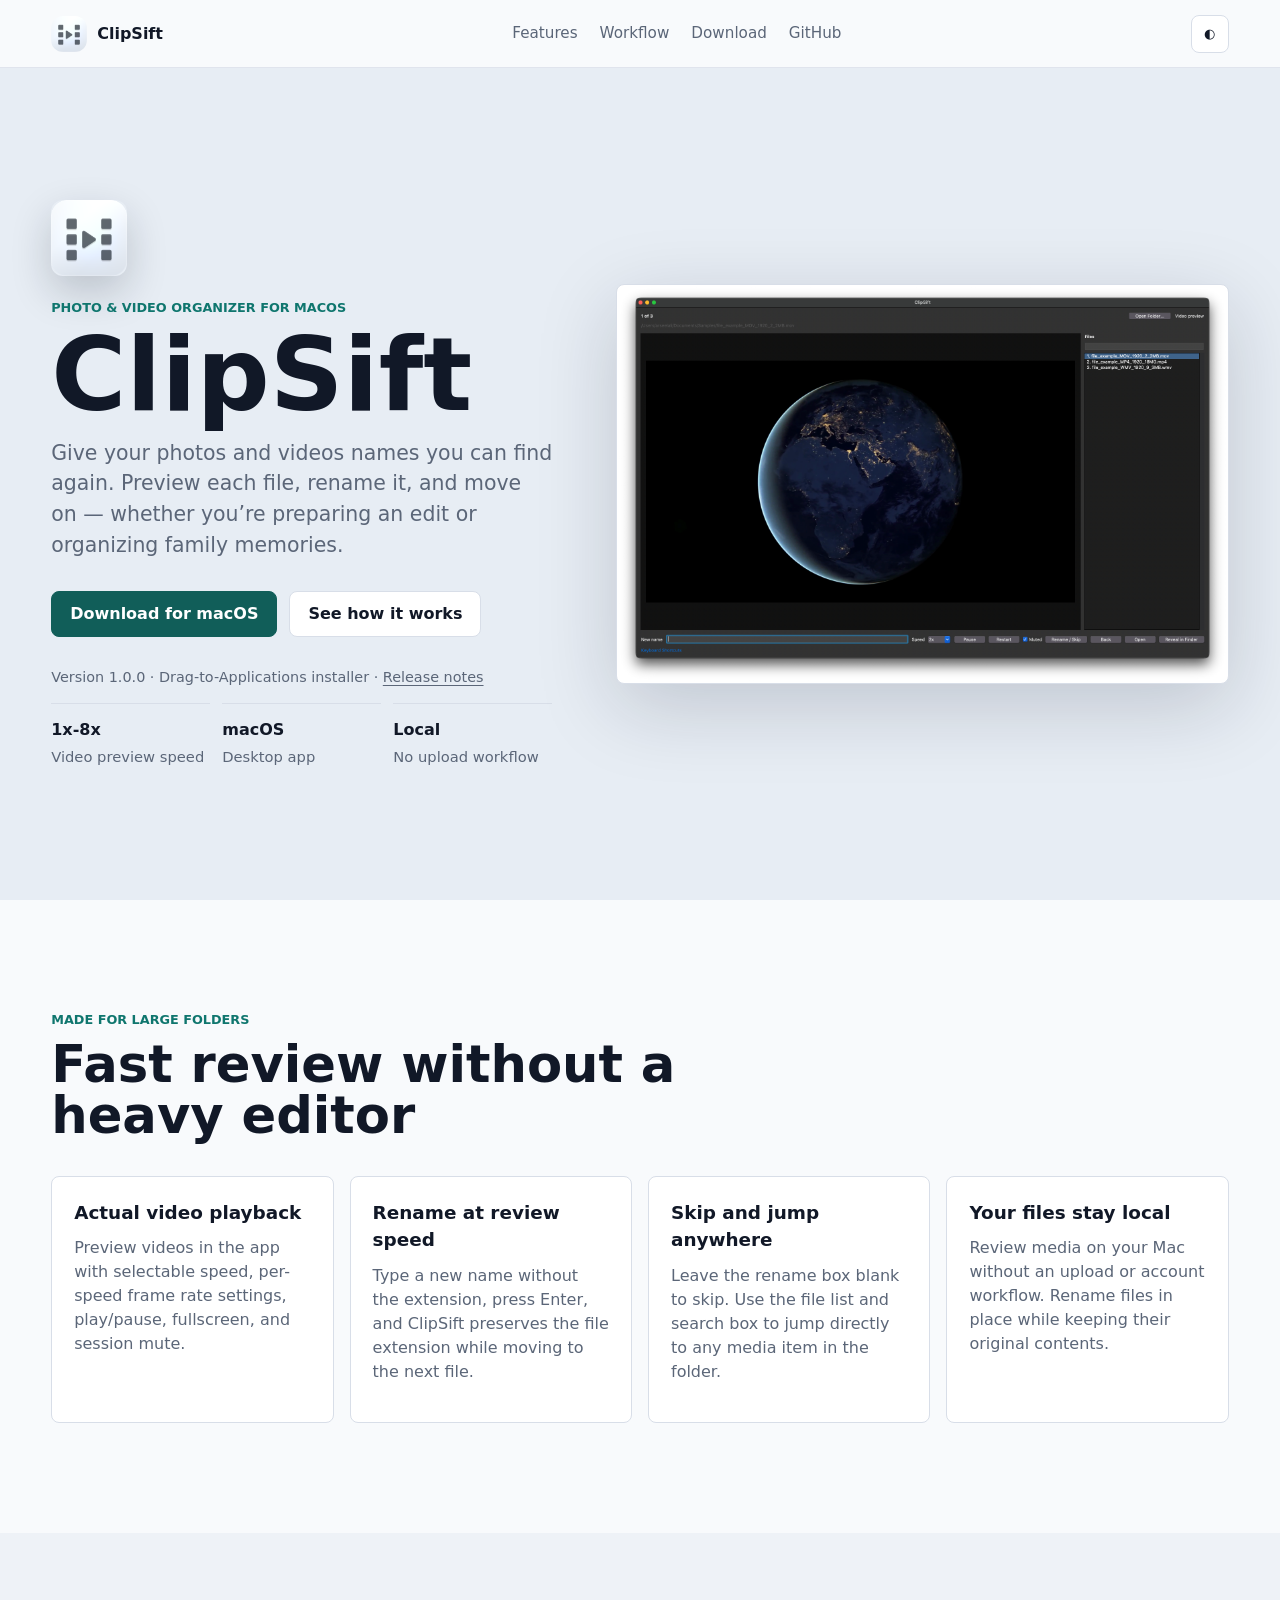
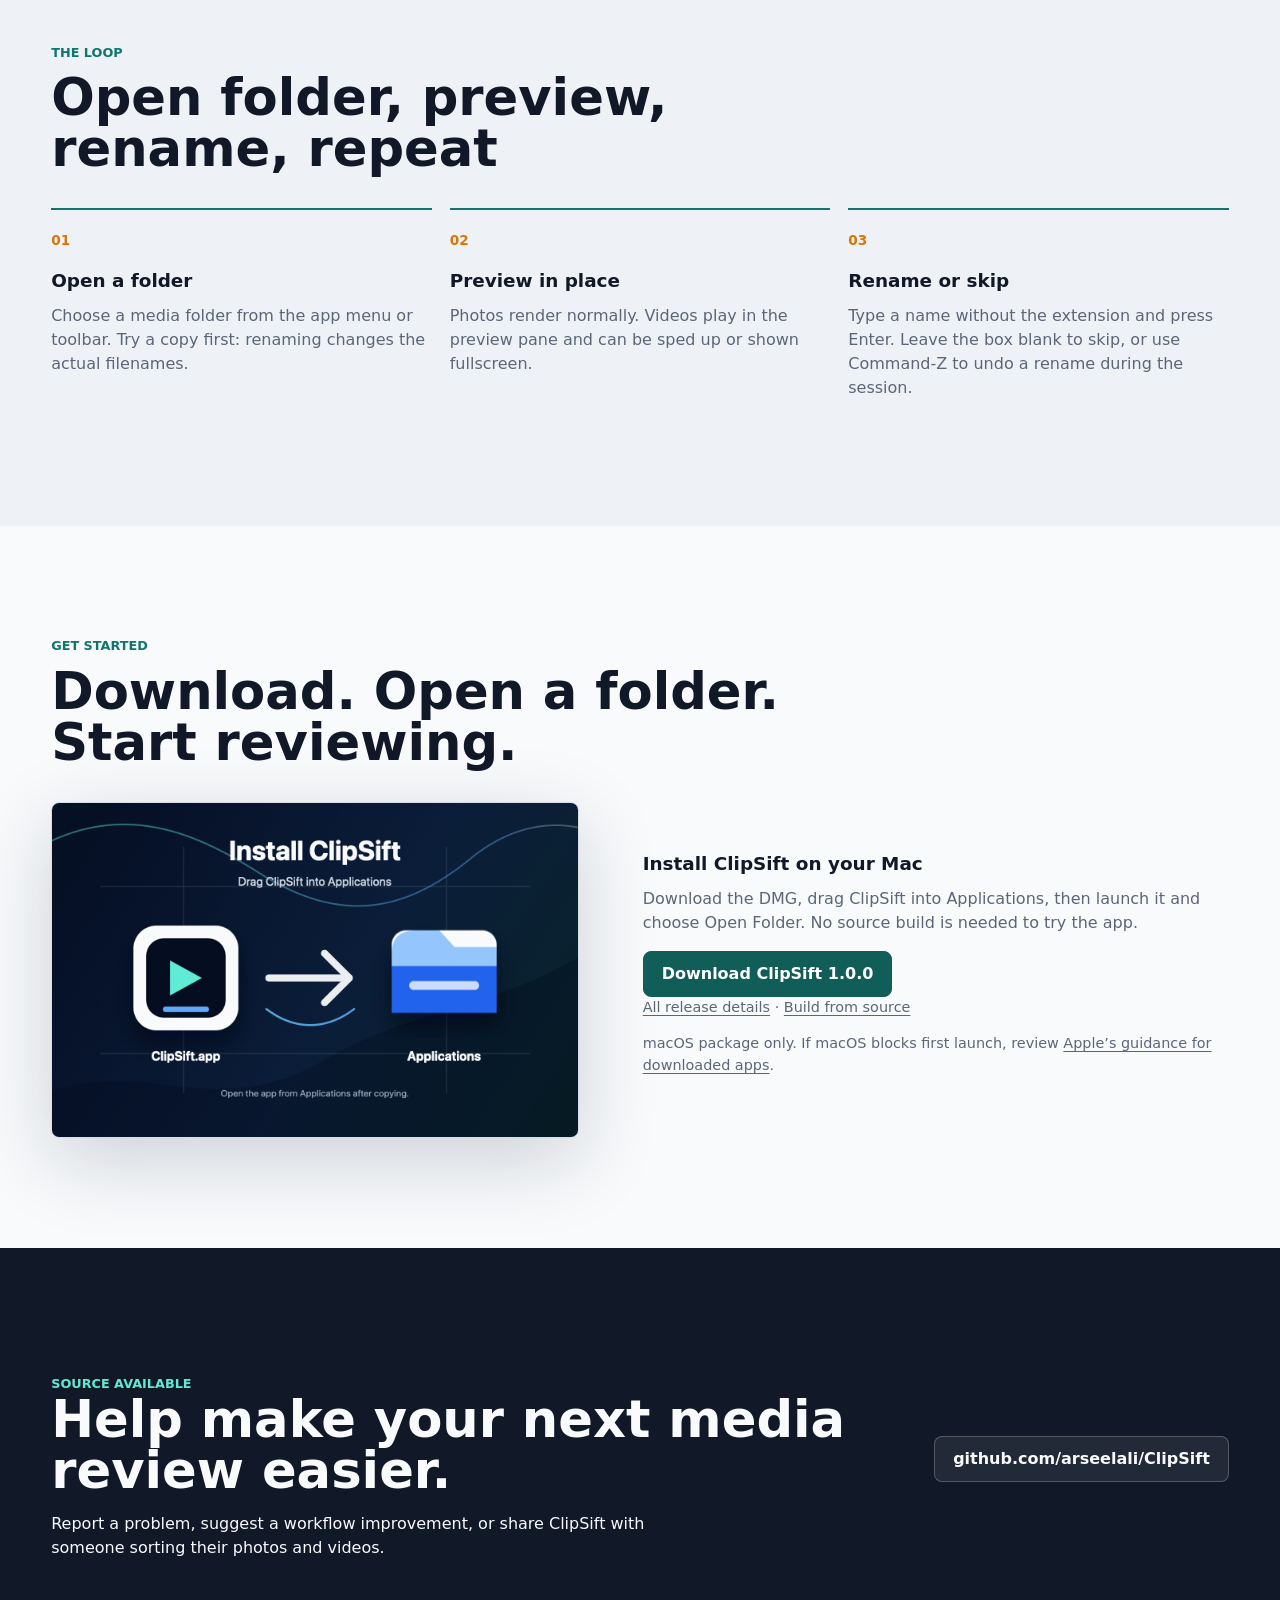
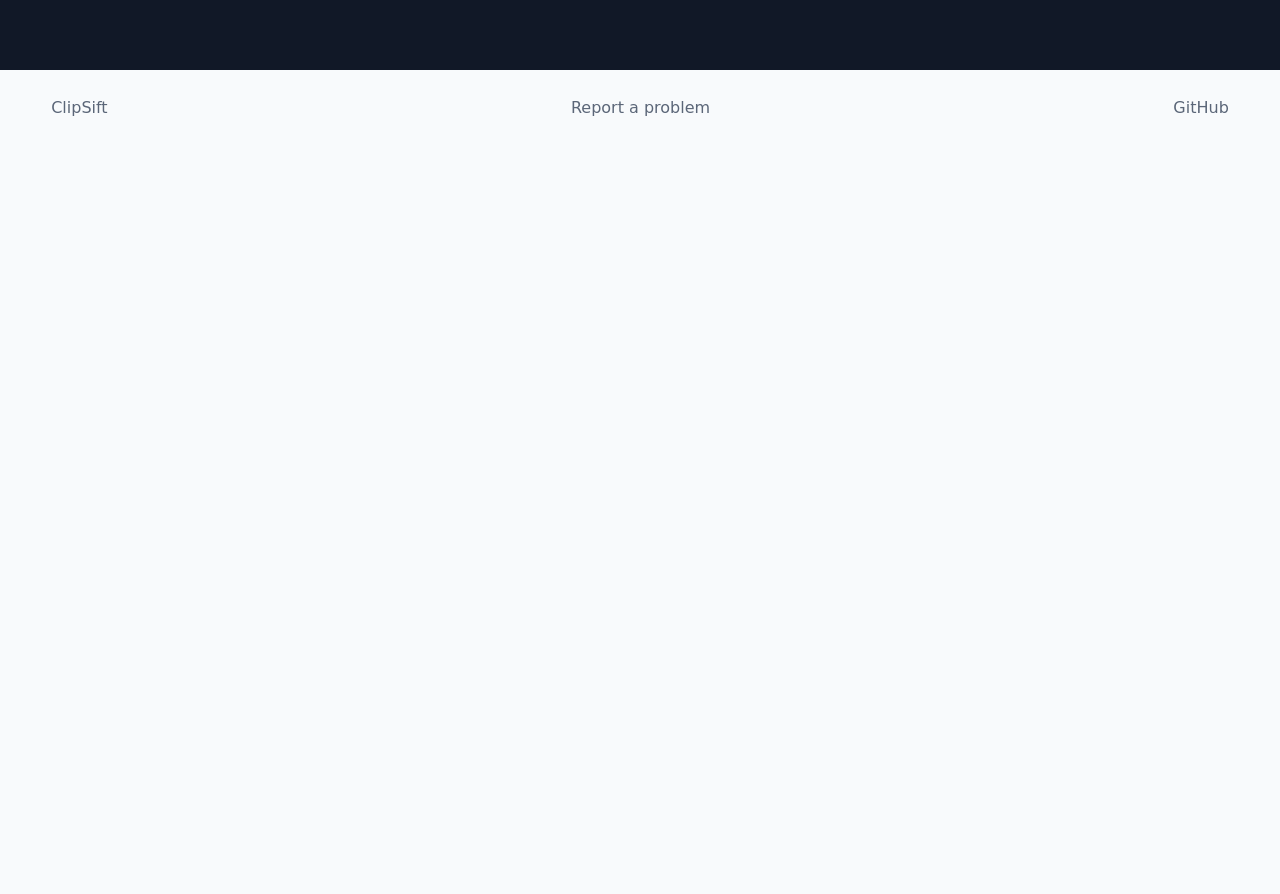
<file: index.html>
<!doctype html>
<html lang="en">
  <head>
    <meta charset="utf-8">
    <meta name="viewport" content="width=device-width, initial-scale=1">
    <title>ClipSift — Photo &amp; Video Review and Rename App for macOS</title>
    <meta name="description" content="Preview and rename photos and videos locally on your Mac. Download ClipSift for macOS.">
    <link rel="canonical" href="https://arseelali.github.io/ClipSift/web/">
    <meta property="og:title" content="ClipSift — Review and rename photos &amp; videos on macOS">
    <meta property="og:description" content="Preview, rename, skip, repeat — for your next edit or your family memories.">
    <meta property="og:image" content="https://arseelali.github.io/ClipSift/web/assets/social-preview.png">
    <meta name="twitter:card" content="summary_large_image">
    <meta http-equiv="refresh" content="0; url=web/">
  </head>
  <body>
    <p><a href="web/">Visit ClipSift’s website</a> to download the macOS app.</p>
  </body>
</html>
</file>
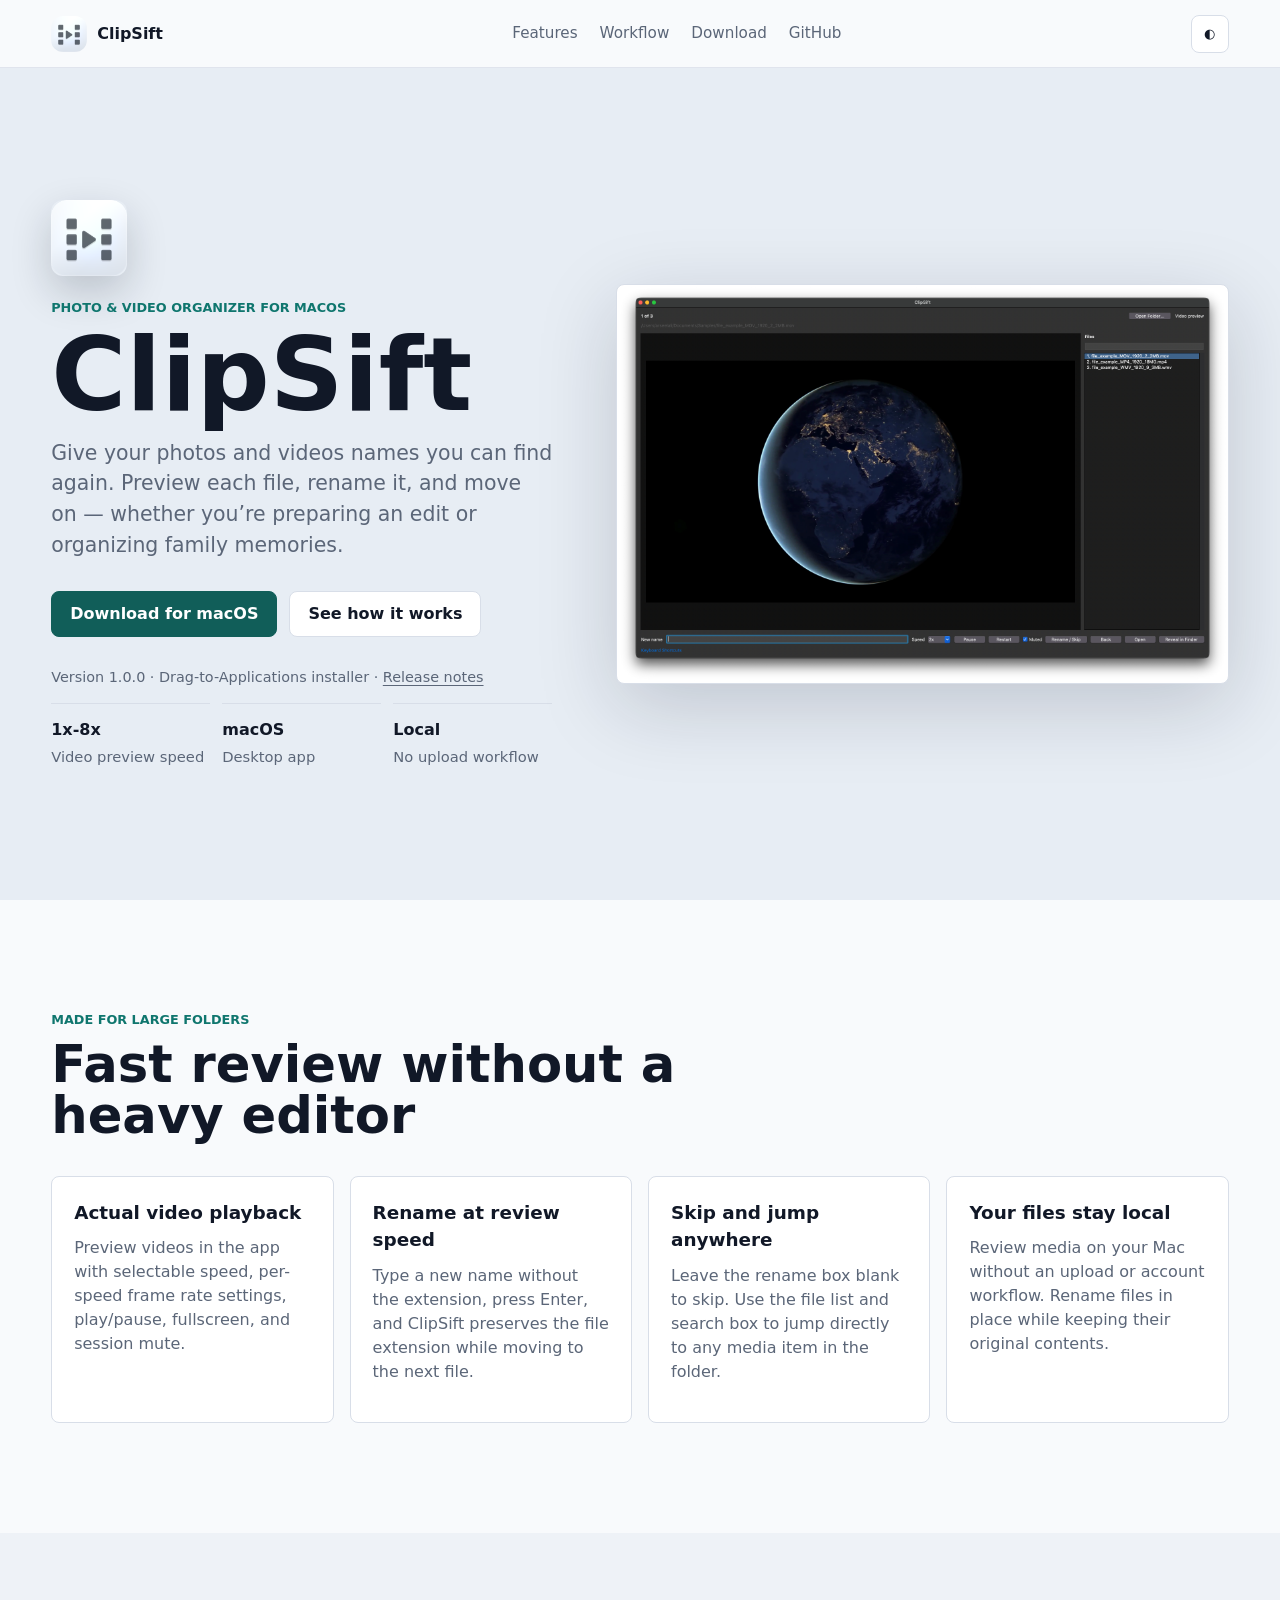
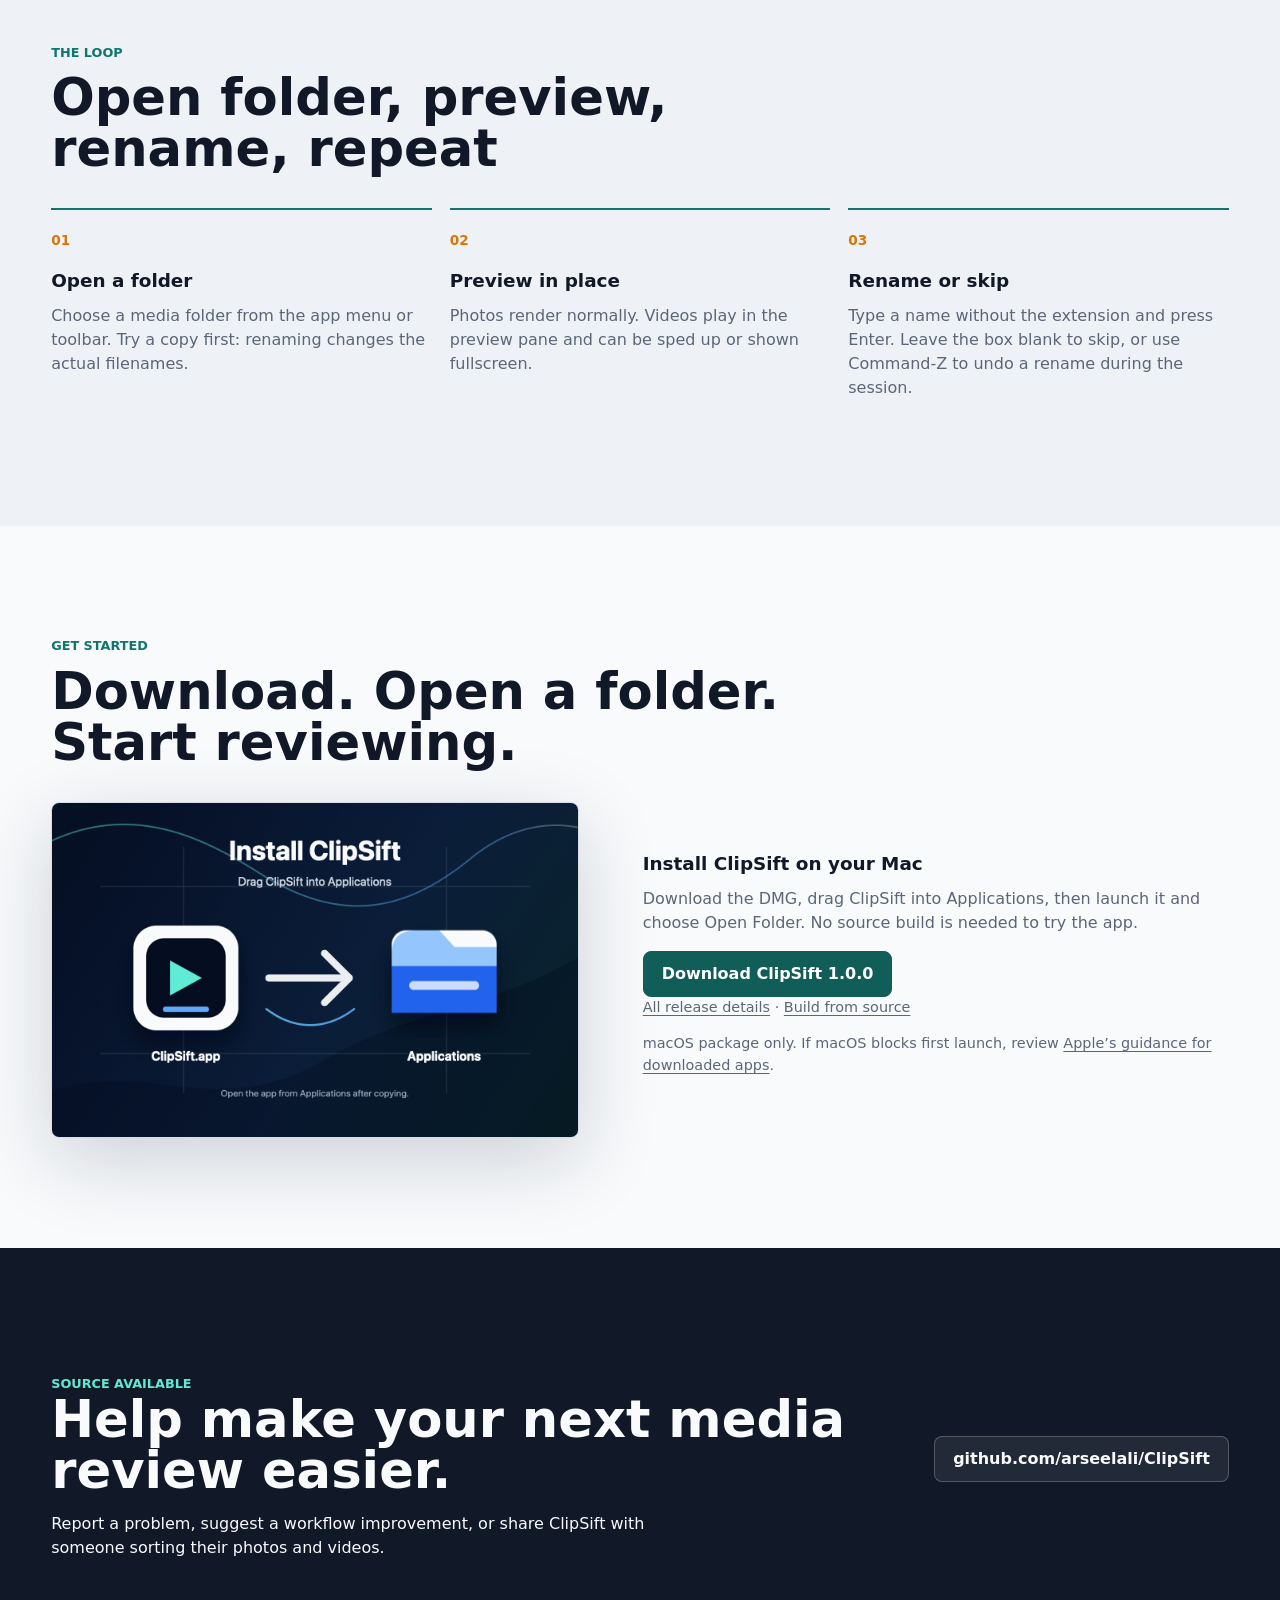
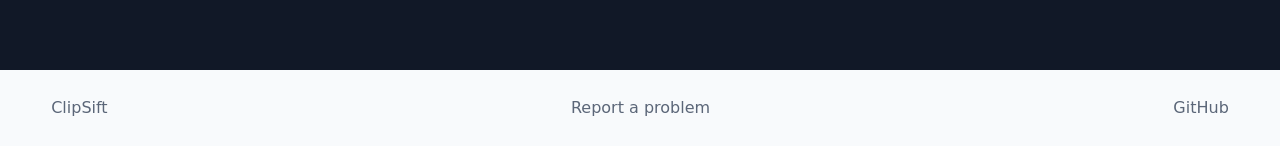
<file: web/index.html>
<!doctype html>
<html lang="en">
  <head>
    <meta charset="utf-8">
    <meta name="viewport" content="width=device-width, initial-scale=1">
    <meta name="description" content="Review and rename photos and videos on your Mac. ClipSift combines local previews, 1×–8× video playback, and a keyboard workflow. Download the macOS app.">
    <link rel="canonical" href="https://arseelali.github.io/ClipSift/web/">
    <meta property="og:type" content="website">
    <meta property="og:title" content="ClipSift — Review and rename photos &amp; videos on macOS">
    <meta property="og:description" content="Give camera clips and personal media useful names. Preview, rename, skip, repeat — all on your Mac.">
    <meta property="og:url" content="https://arseelali.github.io/ClipSift/web/">
    <meta property="og:image" content="https://arseelali.github.io/ClipSift/web/assets/social-preview.png">
    <meta property="og:image:width" content="1280">
    <meta property="og:image:height" content="640">
    <meta property="og:image:alt" content="ClipSift: review and rename photos and videos on macOS">
    <meta name="twitter:card" content="summary_large_image">
    <meta name="twitter:title" content="ClipSift — Review and rename photos &amp; videos on macOS">
    <meta name="twitter:description" content="Preview photos and videos, rename files, and move through your media folder without breaking focus.">
    <meta name="twitter:image" content="https://arseelali.github.io/ClipSift/web/assets/social-preview.png">
    <meta name="theme-color" content="#0f172a">
    <title>ClipSift — Photo &amp; Video Review and Rename App for macOS</title>
    <link rel="icon" href="assets/clipsift-light.png">
    <link rel="stylesheet" href="styles.css">
  </head>
  <body>
    <header class="site-header">
      <a class="brand" href="#top" aria-label="ClipSift home">
        <img src="assets/clipsift-light.png" alt="" width="36" height="36">
        <span>ClipSift</span>
      </a>
      <nav class="nav-links" aria-label="Primary navigation">
        <a href="#features">Features</a>
        <a href="#workflow">Workflow</a>
        <a href="#install">Download</a>
        <a href="https://github.com/arseelali/ClipSift/">GitHub</a>
      </nav>
      <button class="theme-toggle" type="button" aria-label="Toggle color theme">
        <span aria-hidden="true">◐</span>
      </button>
    </header>

    <main id="top">
      <section class="hero section-band">
        <div class="hero-copy">
          <img class="hero-icon" src="assets/clipsift-light.png" alt="ClipSift app icon">
          <p class="eyebrow">Photo &amp; video organizer for macOS</p>
          <h1>ClipSift</h1>
          <p class="lead">
            Give your photos and videos names you can find again. Preview each file, rename it, and move on — whether you’re preparing an edit or organizing family memories.
          </p>
          <div class="hero-actions">
            <a class="button primary" href="https://github.com/arseelali/ClipSift/releases/download/v1.0.0/ClipSift-1.0.0-macOS.dmg">Download for macOS</a>
            <a class="button secondary" href="#workflow">See how it works</a>
          </div>
          <p class="download-note">Version 1.0.0 · Drag-to-Applications installer · <a href="https://github.com/arseelali/ClipSift/releases/latest">Release notes</a></p>
          <dl class="quick-stats" aria-label="ClipSift highlights">
            <div>
              <dt>1x-8x</dt>
              <dd>Video preview speed</dd>
            </div>
            <div>
              <dt>macOS</dt>
              <dd>Desktop app</dd>
            </div>
            <div>
              <dt>Local</dt>
              <dd>No upload workflow</dd>
            </div>
          </dl>
        </div>

        <div class="mockup-frame" aria-label="ClipSift application screenshot demo">
          <img src="assets/demo.png" alt="ClipSift showing a video preview, searchable file list, filename field, and playback controls" width="3644" height="2370" fetchpriority="high">
        </div>
      </section>

      <section id="features" class="section">
        <div class="section-heading">
          <p class="eyebrow">Made for large folders</p>
          <h2>Fast review without a heavy editor</h2>
        </div>
        <div class="feature-grid">
          <article class="feature-card">
            <h3>Actual video playback</h3>
            <p>Preview videos in the app with selectable speed, per-speed frame rate settings, play/pause, fullscreen, and session mute.</p>
          </article>
          <article class="feature-card">
            <h3>Rename at review speed</h3>
            <p>Type a new name without the extension, press Enter, and ClipSift preserves the file extension while moving to the next file.</p>
          </article>
          <article class="feature-card">
            <h3>Skip and jump anywhere</h3>
            <p>Leave the rename box blank to skip. Use the file list and search box to jump directly to any media item in the folder.</p>
          </article>
          <article class="feature-card">
            <h3>Your files stay local</h3>
            <p>Review media on your Mac without an upload or account workflow. Rename files in place while keeping their original contents.</p>
          </article>
        </div>
      </section>

      <section id="workflow" class="section workflow">
        <div class="section-heading">
          <p class="eyebrow">The loop</p>
          <h2>Open folder, preview, rename, repeat</h2>
        </div>
        <div class="steps">
          <article>
            <span>01</span>
            <h3>Open a folder</h3>
            <p>Choose a media folder from the app menu or toolbar. Try a copy first: renaming changes the actual filenames.</p>
          </article>
          <article>
            <span>02</span>
            <h3>Preview in place</h3>
            <p>Photos render normally. Videos play in the preview pane and can be sped up or shown fullscreen.</p>
          </article>
          <article>
            <span>03</span>
            <h3>Rename or skip</h3>
            <p>Type a name without the extension and press Enter. Leave the box blank to skip, or use Command-Z to undo a rename during the session.</p>
          </article>
        </div>
      </section>

      <section id="install" class="section install-section">
        <div class="section-heading">
          <p class="eyebrow">Get started</p>
          <h2>Download. Open a folder. Start reviewing.</h2>
        </div>
        <div class="install-layout">
          <div class="installer-preview">
            <img src="assets/dmg-background.png" alt="ClipSift macOS drag-and-drop installer background">
          </div>
          <div class="install-copy">
            <h3>Install ClipSift on your Mac</h3>
            <p>
              Download the DMG, drag ClipSift into Applications, then launch it and choose Open Folder. No source build is needed to try the app.
            </p>
            <a class="button primary" href="https://github.com/arseelali/ClipSift/releases/download/v1.0.0/ClipSift-1.0.0-macOS.dmg">Download ClipSift 1.0.0</a>
            <p class="download-note"><a href="https://github.com/arseelali/ClipSift/releases/latest">All release details</a> · <a href="https://github.com/arseelali/ClipSift/blob/main/BUILD.md">Build from source</a></p>
            <p class="download-note">macOS package only. If macOS blocks first launch, review <a href="https://support.apple.com/102445">Apple’s guidance for downloaded apps</a>.</p>
          </div>
        </div>
      </section>

      <section class="section source-section">
        <div>
          <p class="eyebrow">Source available</p>
          <h2>Help make your next media review easier.</h2>
          <p>Report a problem, suggest a workflow improvement, or share ClipSift with someone sorting their photos and videos.</p>
        </div>
        <a class="button secondary" href="https://github.com/arseelali/ClipSift/">github.com/arseelali/ClipSift</a>
      </section>
    </main>

    <footer class="site-footer">
      <span>ClipSift</span>
      <a href="https://github.com/arseelali/ClipSift/issues/new?template=bug_report.md">Report a problem</a>
      <a href="https://github.com/arseelali/ClipSift/">GitHub</a>
    </footer>

    <script src="script.js"></script>
  </body>
</html>
</file>
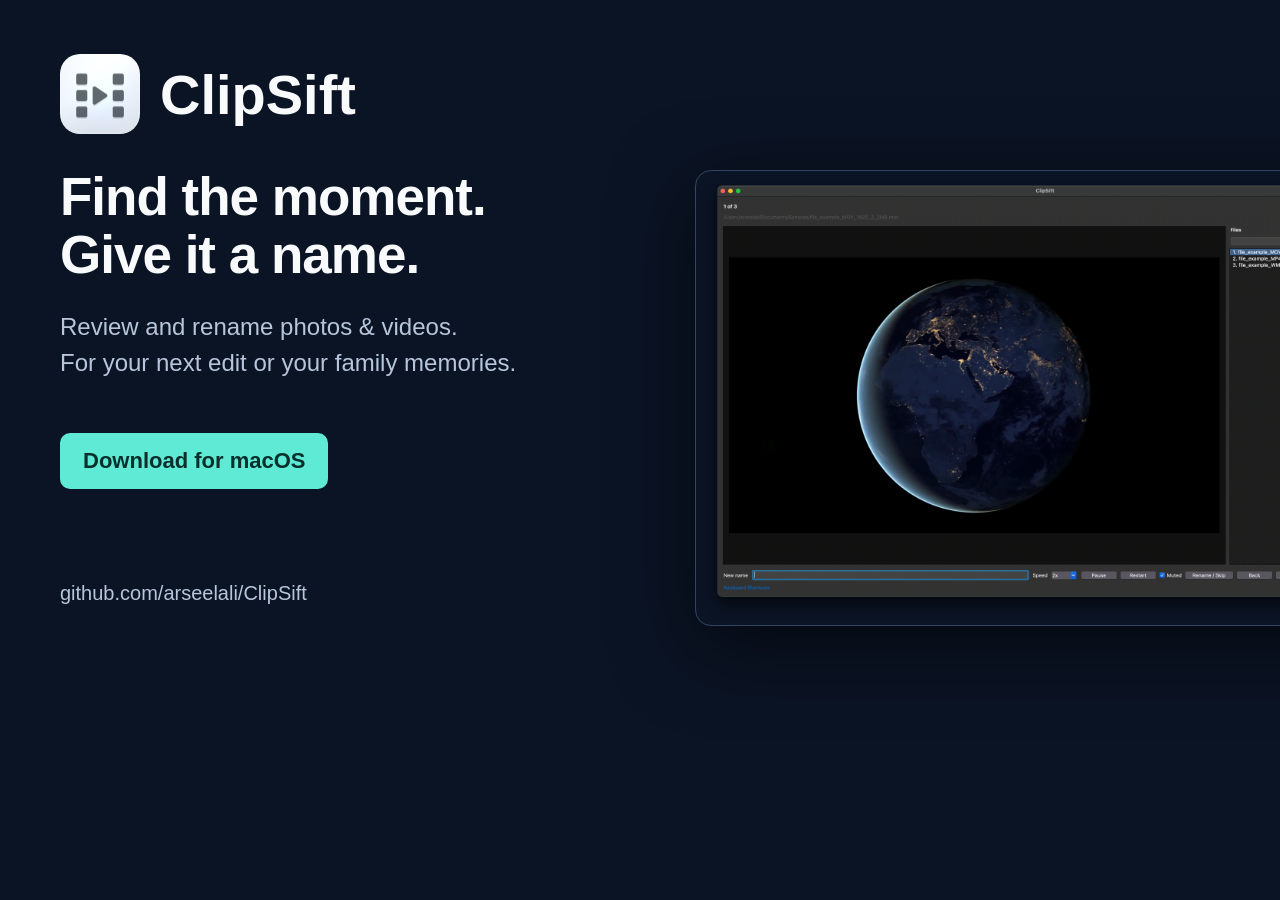
<file: web/assets/social-preview.source.html>
<!doctype html><html lang="en"><meta charset="utf-8"><title>ClipSift share preview</title><style>*{box-sizing:border-box}body{margin:0;background:#0b1425;color:#f8fafc;font-family:-apple-system,BlinkMacSystemFont,Arial,sans-serif;width:1280px;height:640px;overflow:hidden}.card{position:relative;width:1280px;height:640px;padding:54px 60px}.brand{display:flex;align-items:center;gap:20px;font-size:56px;font-weight:750}.brand img{width:80px;height:80px;border-radius:20px}h1{font-size:53px;line-height:1.1;max-width:600px;letter-spacing:-1px;margin:34px 0 22px}p{font-size:24px;line-height:1.5;color:#b7c6db;max-width:545px}.tag{display:inline-block;margin-top:28px;background:#5eead4;color:#082f2c;border-radius:10px;padding:15px 23px;font-size:22px;font-weight:750}.demo{position:absolute;left:695px;top:170px;width:700px;border:1px solid #32445f;border-radius:16px;box-shadow:0 20px 80px #0009}.url{position:absolute;bottom:35px;color:#b7c6db;font-size:20px}</style><main class="card"><div class="brand"><img src="clipsift-light.png" alt="">ClipSift</div><h1>Find the moment.<br>Give it a name.</h1><p>Review and rename photos &amp; videos.<br>For your next edit or your family memories.</p><div class="tag">Download for macOS</div><img class="demo" src="demo.png" alt="ClipSift app"><div class="url">github.com/arseelali/ClipSift</div></main></html>
</file>
<file: web/styles.css>
:root {
  color-scheme: light;
  --bg: #f8fafc;
  --surface: #ffffff;
  --surface-strong: #eef2f7;
  --ink: #111827;
  --muted: #5b6678;
  --line: #d8dee8;
  --brand: #0f766e;
  --brand-strong: #115e59;
  --accent: #d97706;
  --hero-bg: #e7edf4;
  --shadow: 0 22px 80px rgba(15, 23, 42, 0.18);
}

:root[data-theme="dark"] {
  color-scheme: dark;
  --bg: #0a0f1a;
  --surface: #111827;
  --surface-strong: #182235;
  --ink: #f8fafc;
  --muted: #a8b3c5;
  --line: #2b3547;
  --brand: #5eead4;
  --brand-strong: #99f6e4;
  --accent: #f59e0b;
  --hero-bg: #0f172a;
  --shadow: 0 22px 80px rgba(0, 0, 0, 0.38);
}

* {
  box-sizing: border-box;
}

html {
  scroll-behavior: smooth;
}

body {
  margin: 0;
  background: var(--bg);
  color: var(--ink);
  font-family: Inter, ui-sans-serif, system-ui, -apple-system, BlinkMacSystemFont, "Segoe UI", sans-serif;
  line-height: 1.5;
}

a {
  color: inherit;
  text-decoration: none;
}

a:focus-visible,
button:focus-visible {
  outline: 3px solid var(--brand);
  outline-offset: 4px;
}

.download-note {
  color: var(--muted);
  font-size: 0.9rem;
}

.download-note a {
  text-decoration: underline;
  text-underline-offset: 3px;
}

section[id] {
  scroll-margin-top: 90px;
}

img {
  display: block;
  max-width: 100%;
}

.site-header {
  position: sticky;
  top: 0;
  z-index: 10;
  display: flex;
  align-items: center;
  justify-content: space-between;
  gap: 24px;
  min-height: 68px;
  padding: 12px clamp(18px, 4vw, 56px);
  border-bottom: 1px solid color-mix(in srgb, var(--line), transparent 25%);
  background: color-mix(in srgb, var(--bg), transparent 10%);
  backdrop-filter: blur(16px);
}

.brand {
  display: inline-flex;
  align-items: center;
  gap: 10px;
  font-weight: 760;
}

.brand img,
.hero-icon {
  border-radius: 12px;
}

.nav-links {
  display: flex;
  align-items: center;
  gap: 22px;
  color: var(--muted);
  font-size: 0.95rem;
}

.nav-links a:hover {
  color: var(--ink);
}

.theme-toggle {
  display: inline-grid;
  place-items: center;
  width: 38px;
  height: 38px;
  border: 1px solid var(--line);
  border-radius: 8px;
  background: var(--surface);
  color: var(--ink);
  cursor: pointer;
}

.section-band {
  background: var(--hero-bg);
}

.hero {
  display: grid;
  grid-template-columns: minmax(0, 0.9fr) minmax(420px, 1.1fr);
  gap: clamp(28px, 5vw, 72px);
  align-items: center;
  min-height: calc(100vh - 68px);
  padding: clamp(48px, 7vw, 92px) clamp(18px, 4vw, 56px);
  overflow: hidden;
}

.hero-copy {
  max-width: 650px;
}

.hero-icon {
  width: 76px;
  height: 76px;
  margin-bottom: 22px;
  box-shadow: 0 16px 40px rgba(15, 23, 42, 0.2);
}

.eyebrow {
  margin: 0 0 10px;
  color: var(--brand);
  font-size: 0.8rem;
  font-weight: 780;
  text-transform: uppercase;
}

h1,
h2,
h3,
p {
  margin-top: 0;
}

h1 {
  margin-bottom: 16px;
  font-size: clamp(3.6rem, 8vw, 7.8rem);
  line-height: 0.92;
}

h2 {
  margin-bottom: 12px;
  font-size: clamp(2rem, 4vw, 4.2rem);
  line-height: 1;
}

h3 {
  margin-bottom: 10px;
  font-size: 1.15rem;
}

.lead {
  max-width: 58ch;
  color: var(--muted);
  font-size: clamp(1.08rem, 1.6vw, 1.28rem);
}

.hero-actions {
  display: flex;
  flex-wrap: wrap;
  gap: 12px;
  margin: 30px 0;
}

.button {
  display: inline-flex;
  align-items: center;
  justify-content: center;
  min-height: 46px;
  padding: 0 18px;
  border-radius: 8px;
  border: 1px solid var(--line);
  font-weight: 720;
}

.button.primary {
  border-color: var(--brand-strong);
  background: var(--brand-strong);
  color: #ffffff;
}

:root[data-theme="dark"] .button.primary {
  color: #082f2c;
}

.button.secondary {
  background: var(--surface);
}

.quick-stats {
  display: grid;
  grid-template-columns: repeat(3, minmax(0, 1fr));
  gap: 12px;
  max-width: 620px;
  margin: 0;
}

.quick-stats div {
  border-top: 1px solid var(--line);
  padding-top: 14px;
}

.quick-stats dt {
  font-weight: 780;
}

.quick-stats dd {
  margin: 4px 0 0;
  color: var(--muted);
  font-size: 0.92rem;
}

.mockup-frame {
  border: 1px solid var(--line);
  border-radius: 8px;
  background: var(--surface);
  box-shadow: var(--shadow);
  overflow: hidden;
}

.mockup-frame img {
  width: 100%;
  height: auto;
}

.section {
  padding: clamp(60px, 9vw, 110px) clamp(18px, 4vw, 56px);
}

.section-heading {
  max-width: 760px;
  margin-bottom: 34px;
}

.feature-grid {
  display: grid;
  grid-template-columns: repeat(4, minmax(0, 1fr));
  gap: 16px;
}

.feature-card {
  min-height: 230px;
  border: 1px solid var(--line);
  border-radius: 8px;
  padding: 22px;
  background: var(--surface);
}

.feature-card p,
.steps p,
.install-copy p {
  color: var(--muted);
}

.workflow {
  background: var(--surface-strong);
}

.steps {
  display: grid;
  grid-template-columns: repeat(3, minmax(0, 1fr));
  gap: 18px;
}

.steps article {
  border-top: 2px solid var(--brand);
  padding-top: 20px;
}

.steps span {
  display: block;
  margin-bottom: 16px;
  color: var(--accent);
  font-size: 0.85rem;
  font-weight: 800;
}

.install-layout {
  display: grid;
  grid-template-columns: minmax(320px, 0.9fr) minmax(0, 1fr);
  gap: clamp(24px, 5vw, 64px);
  align-items: center;
}

.installer-preview {
  border: 1px solid var(--line);
  border-radius: 8px;
  overflow: hidden;
  background: var(--surface);
  box-shadow: var(--shadow);
}

.install-copy {
  max-width: 660px;
}

.command-list {
  display: grid;
  gap: 10px;
  margin: 22px 0;
}

.command-list code {
  display: block;
  overflow-x: auto;
  border: 1px solid var(--line);
  border-radius: 8px;
  padding: 13px 14px;
  background: var(--surface-strong);
  color: var(--ink);
  font-size: 0.9rem;
}

.source-section {
  display: flex;
  align-items: center;
  justify-content: space-between;
  gap: 24px;
  background: #111827;
  color: #f8fafc;
}

.source-section .eyebrow {
  color: #5eead4;
}

.source-section h2 {
  margin: 0;
}

.source-section p {
  max-width: 60ch;
  margin: 16px 0 0;
}

@media (prefers-reduced-motion: reduce) {
  html {
    scroll-behavior: auto;
  }
}

.source-section .button {
  border-color: rgba(255, 255, 255, 0.22);
  background: rgba(255, 255, 255, 0.08);
}

.site-footer {
  display: flex;
  justify-content: space-between;
  gap: 18px;
  padding: 26px clamp(18px, 4vw, 56px);
  color: var(--muted);
}

@media (max-width: 980px) {
  .hero,
  .install-layout {
    grid-template-columns: 1fr;
  }

  .hero {
    min-height: auto;
  }

  .feature-grid {
    grid-template-columns: repeat(2, minmax(0, 1fr));
  }
}

@media (max-width: 720px) {
  .site-header {
    align-items: flex-start;
  }

  .nav-links {
    display: none;
  }

  .quick-stats,
  .steps,
  .feature-grid {
    grid-template-columns: 1fr;
  }

  .source-section {
    align-items: flex-start;
    flex-direction: column;
  }
}
</file>
